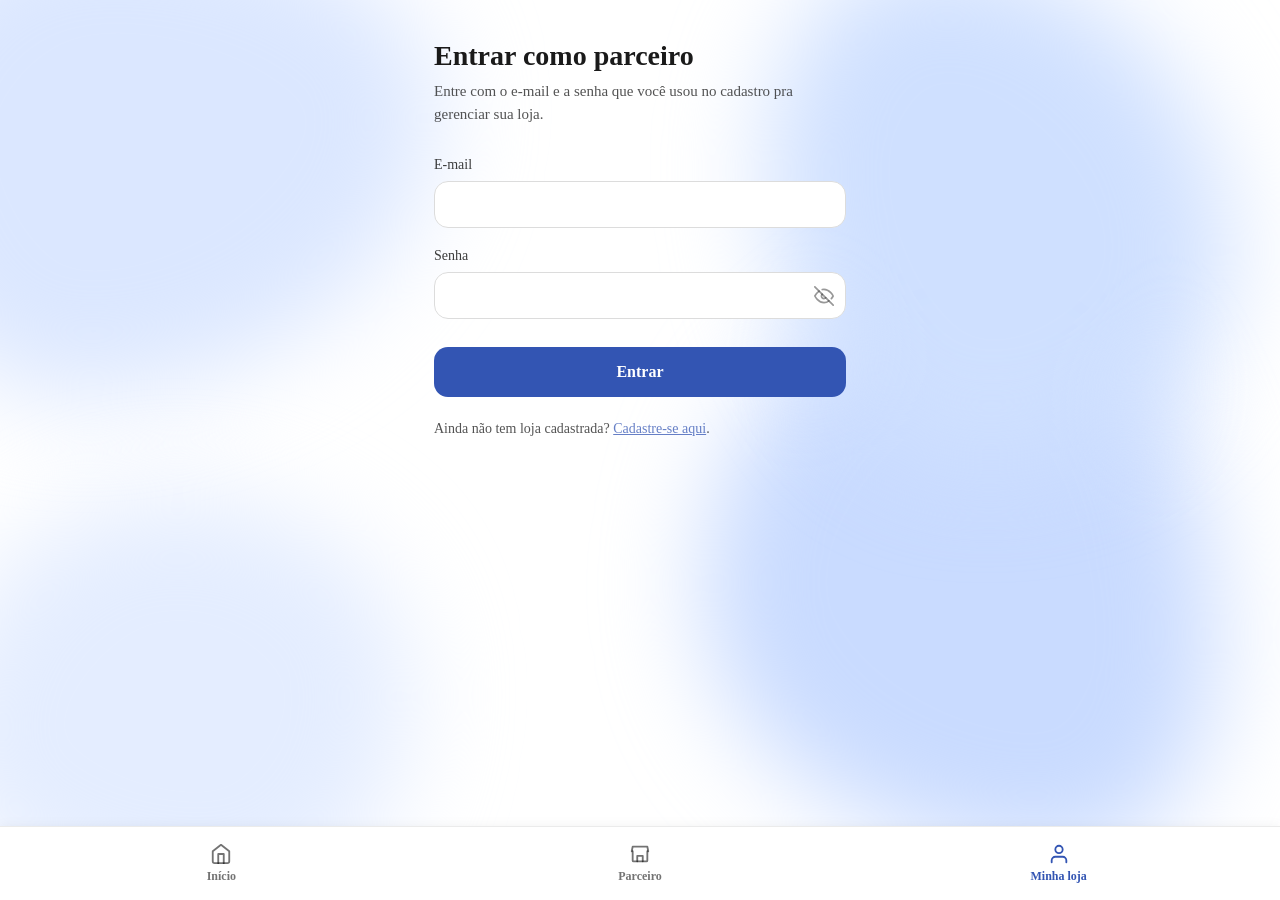
<file: login.html>
<!DOCTYPE html>
<html lang="pt-BR">

<head>
    <meta charset="UTF-8">
    <meta name="viewport" content="width=device-width, initial-scale=1.0">

    <title>Entrar - Vitrine</title>

    <link rel="stylesheet" href="loading.css">

    <style>
        body {
            justify-content: flex-start;
            align-items: flex-start;
            overflow-y: auto;
            height: auto;
            min-height: 100vh;
        }

        .login-pagina {
            width: 100%;
            max-width: 460px;
            margin: 0 auto;
            padding: 40px 24px 100px;
            color: #1a1a1a;
            position: relative;
            z-index: 2;
        }

        .login-titulo {
            font-size: 28px;
            font-weight: 700;
            margin-bottom: 8px;
        }

        .login-subtitulo {
            font-size: 15px;
            opacity: 0.75;
            line-height: 1.5;
            margin-bottom: 32px;
        }

        .login-campo {
            margin-bottom: 20px;
        }

        .login-campo label {
            display: block;
            font-size: 14px;
            opacity: 0.85;
            margin-bottom: 8px;
        }

        .login-campo input {
            width: 100%;
            padding: 14px 16px;
            border-radius: 14px;
            background: #ffffff;
            border: 1px solid #dcdcdc;
            color: #1a1a1a;
            font-size: 15px;
            font-family: inherit;
        }

        .login-campo input:focus {
            outline: none;
            border-color: #3355b3;
        }

        .campo-senha-wrapper {
            position: relative;
        }

        .campo-senha-wrapper input {
            padding-right: 46px;
        }

        .botao-olho-senha {
            position: absolute;
            top: 50%;
            right: 12px;
            transform: translateY(-50%);

            border: none;
            background: none;

            display: flex;
            align-items: center;

            color: rgba(26, 26, 26, 0.45);

            cursor: pointer;
        }

        .botao-olho-senha.ativo {
            color: #3355b3;
        }

        .botao-olho-senha .olho-aberto {
            display: none;
        }

        .botao-olho-senha.ativo .olho-aberto {
            display: block;
        }

        .botao-olho-senha.ativo .olho-riscado {
            display: none;
        }


        .login-botao {
            width: 100%;
            padding: 16px;
            margin-top: 8px;

            border: none;
            border-radius: 14px;

            background: #3355b3;
            color: #ffffff;

            font-size: 16px;
            font-weight: 700;
            font-family: inherit;

            cursor: pointer;
        }

        .login-botao:disabled {
            opacity: 0.6;
        }

        .login-status {
            margin-top: 18px;
            font-size: 14px;
            line-height: 1.5;
            display: none;
        }

        .login-status.mostrar {
            display: block;
        }

        .login-status.sucesso {
            color: #7ed957;
        }

        .login-status.erro {
            color: #ff6b6b;
        }

        .login-rodape {
            margin-top: 24px;
            font-size: 14px;
            opacity: 0.75;
        }

        .login-rodape a {
            color: #3355b3;
        }
    </style>
</head>

<body>

    <!-- Manchas do fundo -->
    <div class="mancha mancha-1"></div>
    <div class="mancha mancha-2"></div>
    <div class="mancha mancha-3"></div>
    <div class="mancha mancha-4"></div>

    <div class="login-pagina">
        <div class="login-titulo">Entrar como parceiro</div>
        <div class="login-subtitulo">
            Entre com o e-mail e a senha que você usou no cadastro
            pra gerenciar sua loja.
        </div>

        <form id="form-login">
            <div class="login-campo">
                <label for="campo-email">E-mail</label>
                <input type="email" id="campo-email" required>
            </div>

            <div class="login-campo">
                <label for="campo-senha">Senha</label>
                <div class="campo-senha-wrapper">
                    <input type="password" id="campo-senha" required>
                    <button type="button" class="botao-olho-senha" data-campo="campo-senha" aria-label="Mostrar senha">
                        <svg class="olho-riscado" viewBox="0 0 24 24" fill="none" stroke="currentColor" stroke-width="2" stroke-linecap="round" stroke-linejoin="round" width="20" height="20"><path d="M17.94 17.94A10.07 10.07 0 0 1 12 20c-7 0-11-8-11-8a18.45 18.45 0 0 1 5.06-5.94M9.9 4.24A9.12 9.12 0 0 1 12 4c7 0 11 8 11 8a18.5 18.5 0 0 1-2.16 3.19m-6.72-1.07a3 3 0 1 1-4.24-4.24"></path><line x1="1" y1="1" x2="23" y2="23"></line></svg>
                        <svg class="olho-aberto" viewBox="0 0 24 24" fill="none" stroke="currentColor" stroke-width="2" stroke-linecap="round" stroke-linejoin="round" width="20" height="20"><path d="M1 12s4-8 11-8 11 8 11 8-4 8-11 8-11-8-11-8z"></path><circle cx="12" cy="12" r="3"></circle></svg>
                    </button>
                </div>
            </div>

            <button type="submit" class="login-botao" id="botao-entrar">
                Entrar
            </button>

            <div class="login-status" id="status-login"></div>
        </form>

        <div class="login-rodape">
            Ainda não tem loja cadastrada?
            <a href="parceiros.html">Cadastre-se aqui</a>.
        </div>
    </div>


    <!-- Navegação entre a Vitrine e o cadastro de parceiro -->
    <div class="nav-vitrine">
        <a href="index.html" class="nav-vitrine-item"><svg viewBox="0 0 24 24" fill="none" stroke="currentColor" stroke-width="2" stroke-linecap="round" stroke-linejoin="round"><path d="M3 9l9-7 9 7v11a2 2 0 0 1-2 2H5a2 2 0 0 1-2-2z"></path><polyline points="9 22 9 12 15 12 15 22"></polyline></svg><span>Início</span></a>
        <a href="parceiros.html" class="nav-vitrine-item"><svg viewBox="0 0 24 24" fill="none" stroke="currentColor" stroke-width="2" stroke-linecap="round" stroke-linejoin="round"><path d="M3 9l1-5h16l1 5"></path><path d="M4 9v10a1 1 0 0 0 1 1h14a1 1 0 0 0 1-1V9"></path><path d="M9 20v-6h6v6"></path></svg><span>Parceiro</span></a>
        <a href="minha-loja.html" class="nav-vitrine-item nav-vitrine-ativo"><svg viewBox="0 0 24 24" fill="none" stroke="currentColor" stroke-width="2" stroke-linecap="round" stroke-linejoin="round"><path d="M20 21v-2a4 4 0 0 0-4-4H8a4 4 0 0 0-4 4v2"></path><circle cx="12" cy="7" r="4"></circle></svg><span>Minha loja</span></a>
    </div>

    <script src="login.js"></script>
    <script>
        document.querySelectorAll(".botao-olho-senha").forEach((botao) => {
            botao.addEventListener("click", () => {
                const campo = document.querySelector("#" + botao.dataset.campo);
                const mostrando = campo.type === "text";

                campo.type = mostrando ? "password" : "text";
                botao.classList.toggle("ativo", !mostrando);
            });
        });
    </script>
</body>

</html>
</file>
<file: loading.css>
/* =========================
   RESET
========================= */

* {
    margin: 0;
    padding: 0;
    box-sizing: border-box;
}


/* =========================
   PÁGINA
========================= */

body {
    width: 100%;
    height: 100vh;

    display: flex;
    justify-content: center;
    align-items: center;

    background: #ffffff;

    overflow: hidden;

    position: relative;
}

.mancha {
    position: fixed;

    filter: blur(50px);

    z-index: -1;

    pointer-events: none;
}

.mancha-1 {
    width: 44vmax;
    height: 38vmax;

    top: -10%;
    left: -10%;

    background: #dbe7ff;

    border-radius: 40% 60% 65% 35% / 45% 40% 60% 55%;

    animation: mancha-flutua-1 22s ease-in-out infinite;
}

.mancha-2 {
    width: 40vmax;
    height: 46vmax;

    top: 30%;
    left: 55%;

    background: #c9dbff;

    border-radius: 60% 40% 30% 70% / 55% 65% 35% 45%;

    animation: mancha-flutua-2 26s ease-in-out infinite;
    animation-delay: -8s;
}

.mancha-3 {
    width: 37vmax;
    height: 33vmax;

    top: 55%;
    left: -5%;

    background: #e4edff;

    border-radius: 50% 50% 40% 60% / 60% 45% 55% 40%;

    animation: mancha-flutua-3 19s ease-in-out infinite;
    animation-delay: -14s;
}

.mancha-4 {
    width: 36vmax;
    height: 40vmax;

    top: -5%;
    left: 60%;

    background: #cfe0ff;

    border-radius: 35% 65% 55% 45% / 40% 60% 40% 60%;

    animation: mancha-flutua-4 24s ease-in-out infinite;
    animation-delay: -4s;
}

@keyframes mancha-flutua-1 {
    0% { transform: translate(0, 0) scale(1) rotate(0deg); }
    25% { transform: translate(55%, 35%) scale(1.3) rotate(20deg); }
    55% { transform: translate(-25%, 70%) scale(0.8) rotate(-15deg); }
    80% { transform: translate(-55%, -30%) scale(1.15) rotate(10deg); }
    100% { transform: translate(0, 0) scale(1) rotate(0deg); }
}

@keyframes mancha-flutua-2 {
    0% { transform: translate(0, 0) scale(1) rotate(0deg); }
    30% { transform: translate(-65%, 45%) scale(0.75) rotate(-25deg); }
    60% { transform: translate(-30%, -60%) scale(1.25) rotate(15deg); }
    85% { transform: translate(45%, 25%) scale(1) rotate(-10deg); }
    100% { transform: translate(0, 0) scale(1) rotate(0deg); }
}

@keyframes mancha-flutua-3 {
    0% { transform: translate(0, 0) scale(1) rotate(0deg); }
    35% { transform: translate(50%, -55%) scale(1.2) rotate(18deg); }
    65% { transform: translate(75%, 30%) scale(0.8) rotate(-12deg); }
    90% { transform: translate(-25%, 45%) scale(1.1) rotate(8deg); }
    100% { transform: translate(0, 0) scale(1) rotate(0deg); }
}

@keyframes mancha-flutua-4 {
    0% { transform: translate(0, 0) scale(1) rotate(0deg); }
    20% { transform: translate(-45%, -50%) scale(0.8) rotate(-18deg); }
    50% { transform: translate(35%, 60%) scale(1.3) rotate(12deg); }
    75% { transform: translate(60%, -20%) scale(1) rotate(-8deg); }
    100% { transform: translate(0, 0) scale(1) rotate(0deg); }
}


/* =========================
   CABEÇALHO / TEXTURA
========================= */

.textura-vitrine {
    position: absolute;
    top: 0;
    left: 0;
    width: 100%;
    height: 70px;
    z-index: 1;
}


/* =========================
   CONTAINER DE LOADING
========================= */

.loading {
    display: flex;
    justify-content: center;
    align-items: center;
}


/* =========================
   PESQUISA
========================= */

.pesquisa-vitrine {
    position: absolute;
    top: 0;
    left: 0;

    width: 100%;
    height: 70px;

    padding-left: 16px;
    box-sizing: border-box;

    display: flex;
    align-items: center;

    color: #1a1a1a;
    z-index: 5;
}

.lupa {
    font-size: 34px;
    color: #1a1a1a;
    transition: color 0.3s ease;
}

.campo-abre-pesquisa {
    display: flex;
    align-items: center;

    width: 180px;
    margin-left: 8px;

    cursor: pointer;
}

.campo-pesquisa-texto {
    color: #1a1a1a;
    opacity: 0.7;
    font-size: 18px;
    font-family: inherit;
}


/* =========================
   TELA DE PESQUISA
========================= */

.tela-pesquisa {
    display: none;
    position: fixed;
    top: 0;
    left: 0;
    width: 100%;
    height: 100%;
    background: #ffffff;
    z-index: 2000;
}

.tela-pesquisa.aberta {
    display: block;
}

.cabecalho-tela-pesquisa {
    display: flex;
    align-items: center;

    width: 100%;
    height: 70px;

    padding: 0 15px;
    gap: 12px;

    border-bottom: 1px solid #e6e6e6;
}

.botao-voltar-pesquisa {
    font-size: 26px;
    color: #1a1a1a;

    background: none;
    border: none;

    cursor: pointer;
    line-height: 1;
}

.campo-pesquisa-tela {
    flex: 1;

    border: none;
    outline: none;
    background: transparent;

    color: #1a1a1a;
    font-size: 19px;
    font-family: inherit;
}

.campo-pesquisa-tela::placeholder {
    color: #1a1a1a;
    opacity: 0.5;
}


/* =========================
   PESQUISAS RECENTES
========================= */

.secao-recentes {
    padding: 20px 20px 0;
}

.secao-recentes h3 {
    color: #1a1a1a;
    font-size: 16px;
    opacity: 0.6;
    font-weight: normal;
    margin-bottom: 10px;
}

.lista-recentes {
    display: flex;
    flex-direction: column;
}

.item-recente {
    display: flex;
    align-items: center;
    padding: 12px 0;
    cursor: pointer;
    border-bottom: 1px solid rgba(0, 0, 0, 0.08);
}

.icone-recente {
    font-size: 18px;
    opacity: 0.6;
    margin-right: 14px;
}

.texto-recente {
    flex: 1;
    color: #1a1a1a;
    font-size: 17px;
}

.remover-recente {
    width: 30px;
    height: 30px;

    display: flex;
    align-items: center;
    justify-content: center;

    border: none;
    border-radius: 50%;
    background: transparent;

    color: #1a1a1a;
    opacity: 0.5;
    font-size: 16px;

    cursor: pointer;
}

.remover-recente:active {
    opacity: 1;
    background: rgba(0, 0, 0, 0.1);
}


/* =========================
   PESQUISAS POPULARES
========================= */

.secao-populares {
    padding: 20px 20px 0;
}

.secao-populares h3 {
    color: #1a1a1a;
    font-size: 16px;
    opacity: 0.6;
    font-weight: normal;
    margin-bottom: 10px;
}

.lista-populares {
    display: flex;
    flex-direction: column;
}

.item-popular {
    display: flex;
    align-items: center;
    padding: 12px 0;
    cursor: pointer;
    border-bottom: 1px solid rgba(0, 0, 0, 0.08);
}

.numero-popular {
    width: 20px;
    color: #3355b3;
    font-size: 16px;
    font-weight: bold;
    margin-right: 14px;
}

.texto-popular {
    flex: 1;
    color: #1a1a1a;
    font-size: 17px;
}


/* =========================
   LINHA DIVISÓRIA
========================= */

.linha-vitrine {
    position: absolute;
    top: 70px;
    left: 0;
    width: 100%;
    height: 3px;
    background: #a8d1ff;
    z-index: 3;
}


/* =========================
   CATEGORIAS PRINCIPAIS (FIXAS)
========================= */

.categorias-fixas {
    position: fixed;
    top: 71px;
    left: 0;

    width: 100%;

    display: flex;
    align-items: center;
    gap: 10px;

    padding: 12px 15px;
    box-sizing: border-box;

    overflow-x: auto;
    white-space: nowrap;

    background: transparent;
    border-bottom: none;

    z-index: 2;
}

.categoria-fixa {
    flex-shrink: 0;
    padding: 8px 16px;
    border-radius: 20px;
    background: #1a33e6;
    color: #ffffff;
    font-size: 15px;
    font-weight: 700;
    cursor: pointer;
}


/* =========================
   MENU DE APLICATIVOS
========================= */

.menu-aplicativos {
    position: fixed;
    top: 70px;
    left: 0;

    width: 65vw;
    height: calc(100vh - 70px);

    background: rgba(255, 255, 255, 0.85);
    backdrop-filter: blur(12px);
    -webkit-backdrop-filter: blur(12px);

    z-index: 1000;
    padding: 30px 20px;
    display: none;
}

.menu-aplicativos.aberta {
    display: block;
}

.menu-aplicativos h2 {
    color: #1a1a1a;
    font-size: 22px;
    margin-bottom: 0;
}


/* =========================
   APLICATIVOS
========================= */

.aplicativo {
    width: 100%;

    display: flex;
    align-items: center;
    gap: 12px;

    padding: 12px 14px;
    box-sizing: border-box;

    border-radius: 12px;

    background: #f4f4f6;
    border: 1px solid rgba(0, 0, 0, 0.06);

    color: #1a1a1a;
    font-size: 17px;

    cursor: pointer;
}

.icone-aplicativo {
    width: 34px;
    height: 34px;
    border-radius: 50%;
    object-fit: contain;
    flex-shrink: 0;
}

.lista-aplicativos {
    display: flex;
    flex-direction: column;
    gap: 10px;
    margin-top: 15px;

    max-height: calc(100vh - 220px);
    overflow-y: auto;
}

.menu-pontinhos {
    font-size: 28px;
    color: #1a1a1a;
    margin-left: auto;
    margin-right: 10px;

    background: none;
    border: none;

    cursor: pointer;
}

.quadro-categorias {
    display: none;
    position: fixed;
    top: 70px;
    right: 0;

    width: 220px;
    height: calc(100vh - 70px);

    padding: 20px;
    box-sizing: border-box;

    background: rgba(255, 255, 255, 0.85);
    backdrop-filter: blur(12px);
    -webkit-backdrop-filter: blur(12px);

    box-shadow: -5px 0 20px rgba(0, 0, 0, 0.12);

    z-index: 1000;
}

.quadro-categorias.aberto {
    display: block;
}


/* =========================
   PAINEL DE FILTRO
========================= */

.painel-filtro {
    display: none;
    position: fixed;
    top: 70px;
    right: 0;

    width: 220px;

    padding: 20px;
    box-sizing: border-box;

    background: rgba(255, 255, 255, 0.85);
    backdrop-filter: blur(12px);
    -webkit-backdrop-filter: blur(12px);

    box-shadow: -5px 0 20px rgba(0, 0, 0, 0.12);

    z-index: 1000;
}

.painel-filtro.aberto {
    display: block;
}

.filtro-item {
    padding: 14px 4px;
    color: #1a1a1a;
    font-size: 16px;
    border-bottom: 1px solid rgba(0, 0, 0, 0.15);
    cursor: pointer;
}

.filtro-item.ativo {
    color: #3355b3;
    font-weight: bold;
}

.filtro-limpar {
    margin-top: 16px;
    color: rgba(0, 0, 0, 0.5);
    font-size: 14px;
    text-align: center;
    cursor: pointer;
}

.categoria {
    padding: 14px 4px;

    display: flex;
    align-items: center;

    color: #1a1a1a;
    font-size: 17px;

    border-bottom: 1px solid rgba(0, 0, 0, 0.15);

    cursor: pointer;
}

.opcao-icone {
    margin-right: 10px;
    font-size: 18px;
    width: 22px;

    display: flex;
    align-items: center;
    justify-content: center;
}

.carrinho-contador {
    margin-left: 8px;

    min-width: 18px;
    height: 18px;
    padding: 0 4px;

    display: none;
    align-items: center;
    justify-content: center;

    border-radius: 9px;
    background: #e63946;

    color: #ffffff;
    font-size: 11px;
    font-weight: bold;
}

.carrinho-contador.visivel {
    display: flex;
}

.abas {
    position: absolute;
    top: 128px;
    left: 0;

    width: 100%;
    height: calc(100vh - 128px);

    background: transparent;

    overflow-y: auto;
    -webkit-overflow-scrolling: touch;

    z-index: 1;

    display: flex;
    align-items: flex-start;
    gap: 15px;

    padding: 0 15px 110px;
    box-sizing: border-box;
}

.coluna-abas {
    flex: 1;
    min-width: 0;

    display: flex;
    flex-direction: column;
    gap: 15px;
}

.fileira-abas {
    width: 100%;

    display: flex;
    align-items: flex-start;

    box-sizing: border-box;
}

.card {
    flex: 1 1 0;

    display: flex;
    flex-direction: column;

    box-sizing: border-box;
    padding: 0;
    overflow: hidden;

    cursor: pointer;

    border-radius: 16px;
    background: #ffffff;
    border: 1px solid #ececec;
    box-shadow: 0 2px 10px rgba(0, 0, 0, 0.05);
}

.card-titulo {
    margin-top: 0;

    padding: 10px 12px 14px;

    color: #1a1a1a;
    font-size: 15px;
    font-weight: 600;
    text-align: center;
}

.card-info {
    width: 100%;
    border-radius: 0;
    overflow: hidden;
    background: #f0f0f0;
}

.card-info img {
    width: 100%;
    height: auto;
    display: block;
    object-fit: contain;
}

.grupo-abas {
    width: 100%;

    display: flex;
    flex-direction: column;

    position: relative;
    z-index: 1;
}

.grupo-titulo {
    display: flex;
    align-items: center;

    margin: 8px 0 0;
}

.icone-titulo {
    width: 22px;
    height: 22px;

    border-radius: 50%;
    object-fit: cover;

    margin-right: 8px;

    flex-shrink: 0;
}

.grupo-abas h2 {
    color: #1a1a1a;
    font-size: 15px;
    font-weight: 500;
    text-align: left;

    overflow: hidden;
    text-overflow: ellipsis;
    white-space: nowrap;
}

.nome-completo-home {
    margin-top: 4px;

    color: #1a1a1a;
    font-size: 13px;
    line-height: 1.35;
}

.info-produto-home {
    margin-top: 4px;
}

.preco-linha-home {
    display: flex;
    align-items: baseline;
    gap: 6px;
}

.preco-original-home {
    color: rgba(0, 0, 0, 0.4);
    font-size: 12px;
    text-decoration: line-through;
}

.preco-atual-home {
    color: #1c8a4a;
    font-size: 17px;
    font-weight: 700;
}

.parcelas-home {
    margin-top: 2px;

    color: rgba(0, 0, 0, 0.55);
    font-size: 12px;
}

.frete-gratis-home {
    margin-top: 2px;

    color: #2a8a4a;
    font-size: 12px;
    font-weight: 600;
}

/* =========================
   NAVEGAÇÃO: INÍCIO / SEJA PARCEIRO
========================= */

.nav-vitrine {
    position: fixed;
    bottom: 0;
    left: 0;

    width: 100%;

    display: flex;
    gap: 8px;

    padding: 10px 16px calc(10px + env(safe-area-inset-bottom));

    background: #ffffff;
    border-top: 1px solid rgba(0, 0, 0, 0.08);
    box-shadow: 0 -2px 10px rgba(0, 0, 0, 0.04);

    z-index: 200;
    box-sizing: border-box;
}

.nav-vitrine-item {
    flex: 1;

    display: flex;
    flex-direction: column;
    align-items: center;
    justify-content: center;
    gap: 4px;

    text-align: center;
    text-decoration: none;
    white-space: nowrap;

    padding: 6px 4px;

    color: rgba(0, 0, 0, 0.55);

    font-size: 12px;
    font-weight: 600;

    transition: color 0.2s ease;
}

.nav-vitrine-item svg {
    width: 22px;
    height: 22px;
}

.nav-vitrine-ativo {
    color: #3355b3;
}
.categoria-home {
    margin-top: 6px;

    color: #3355b3;
    font-size: 11.5px;
    font-weight: 700;
    letter-spacing: 0.06em;
    text-transform: uppercase;
}

.abre-produto {
    cursor: pointer;
}

.abre-produto:active {
    opacity: 0.7;
}
</file>
